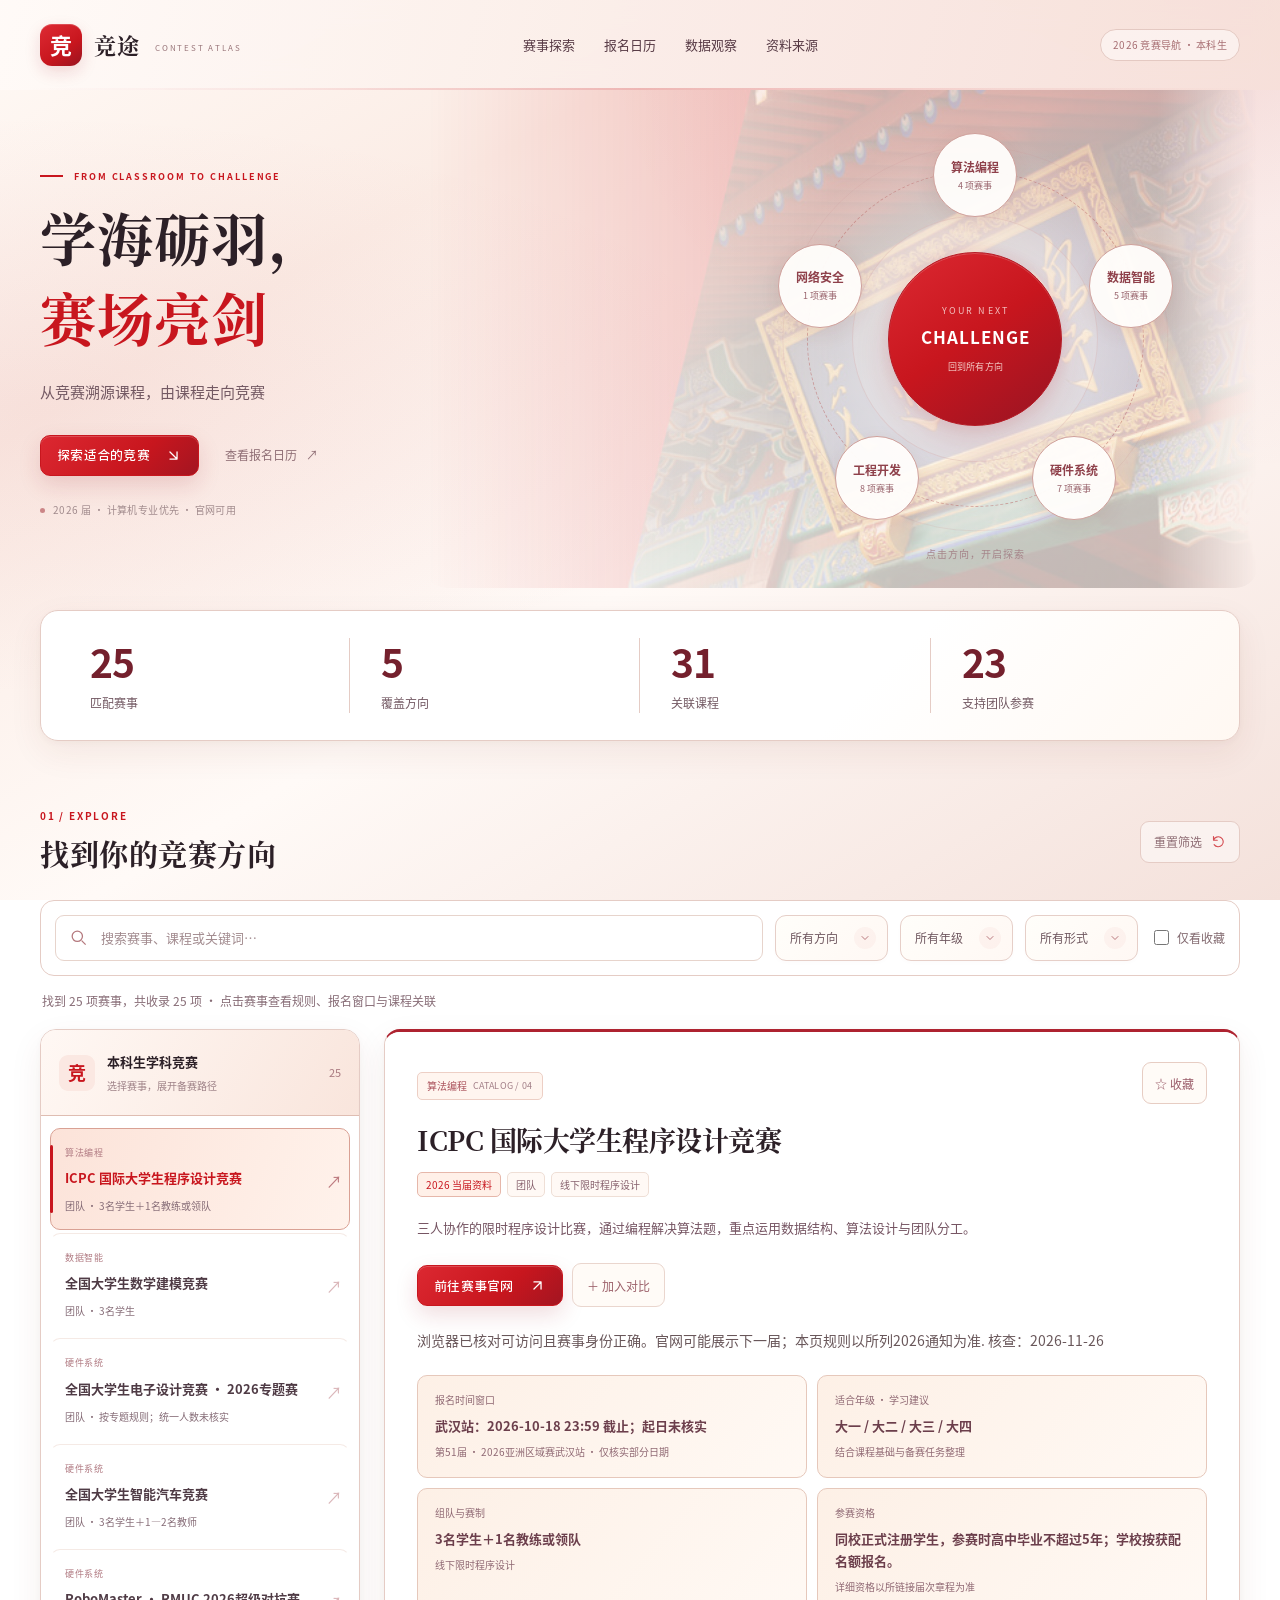
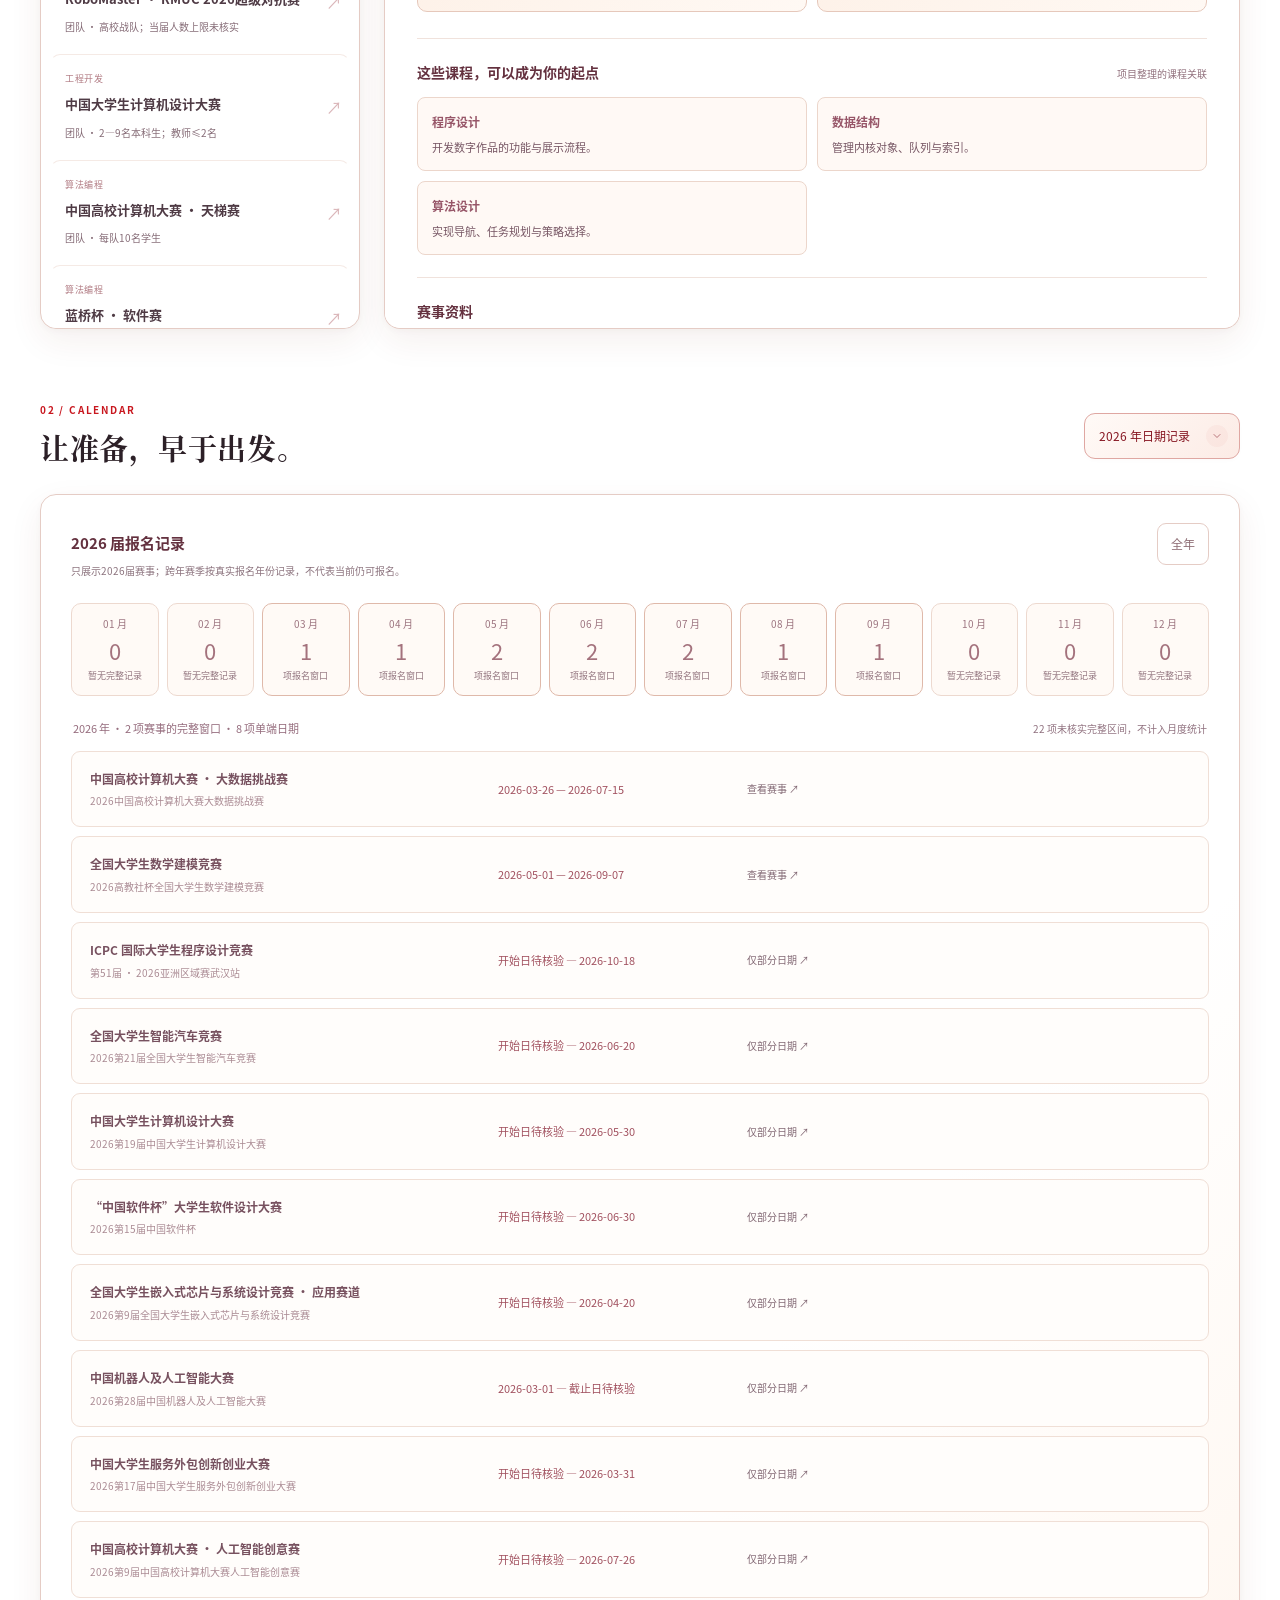
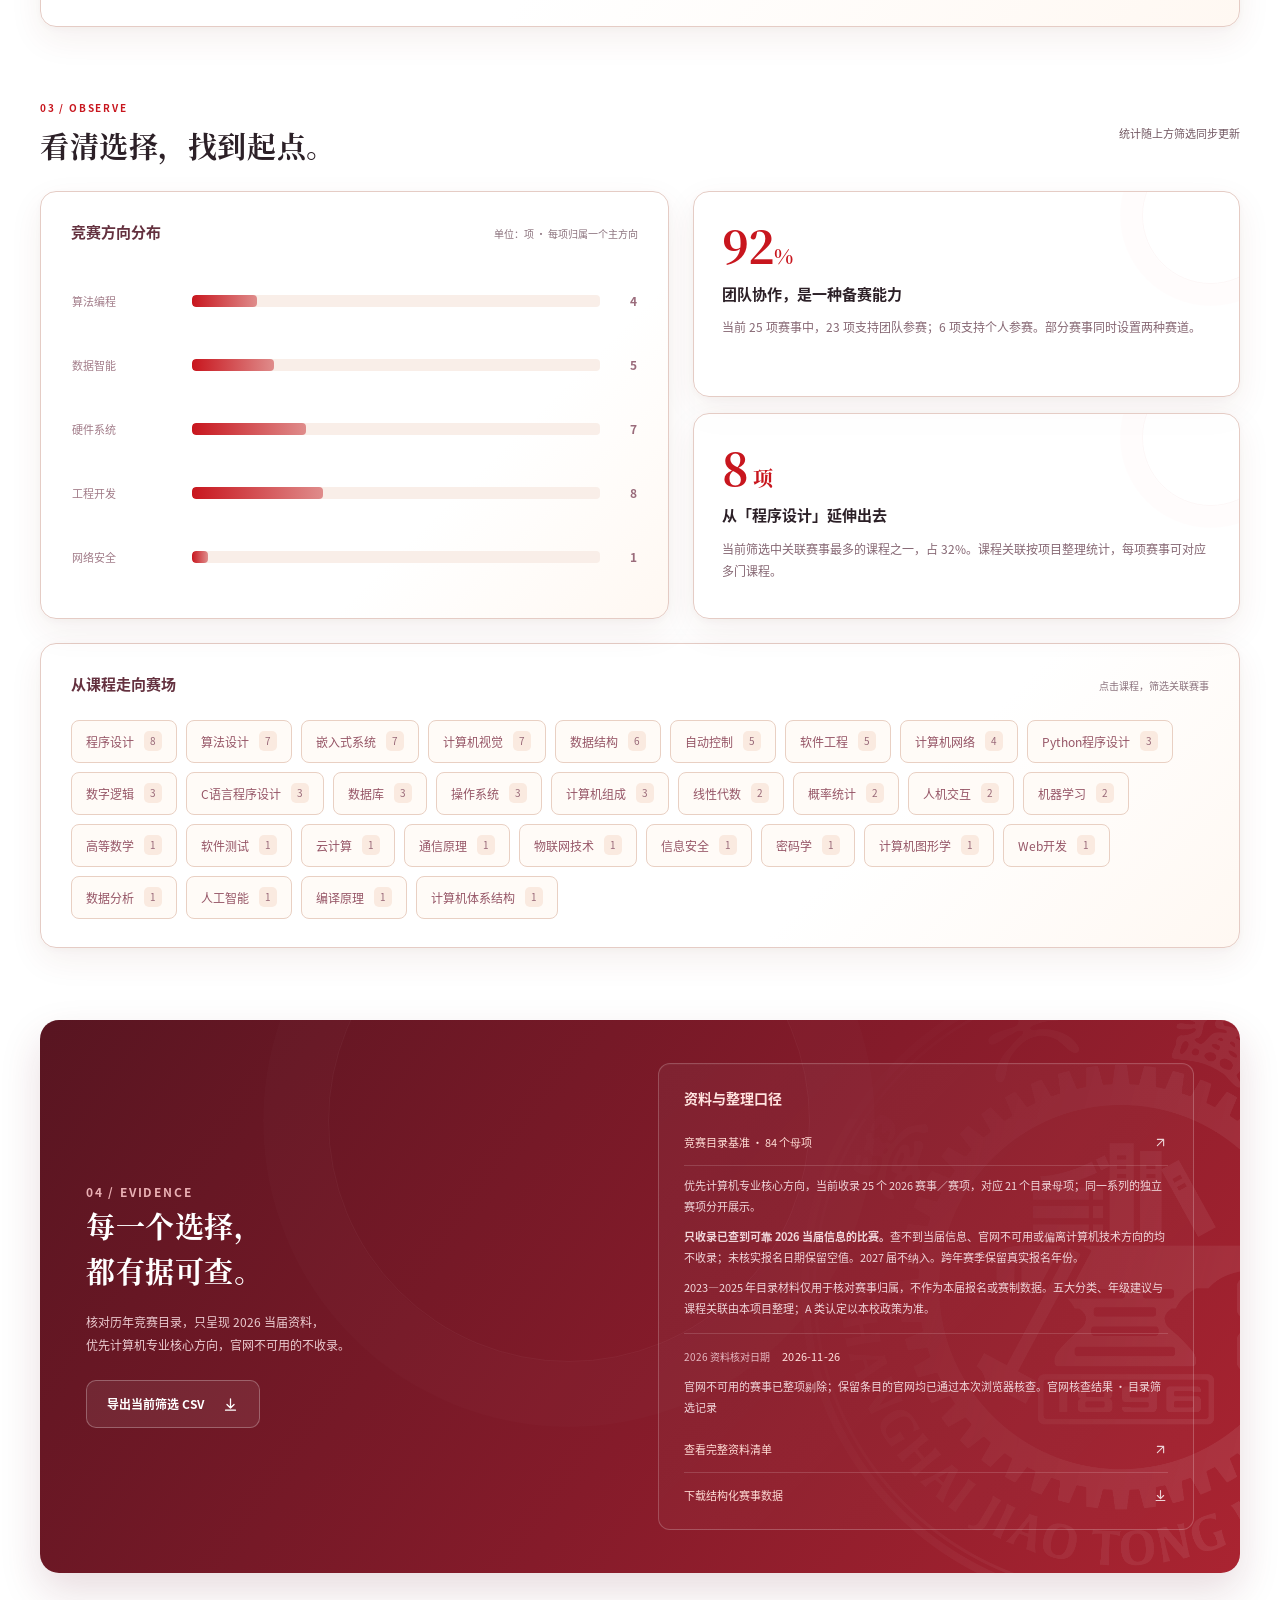
<file: index.html>
<!doctype html>
<html lang="zh-CN">
<head><meta charset="utf-8"><meta name="viewport" content="width=device-width,initial-scale=1"><meta name="theme-color" content="#C8161E"><meta name="description" content="竞途：面向计算机与信息类本科生的学科竞赛导航，探索赛事、报名窗口与课程关联。"><title>竞途 · 本科生竞赛导航</title><link rel="icon" href="assets/favicon.svg" type="image/svg+xml"><link rel="preload" href="assets/fonts/noto-serif-sc-bold.woff2?v=10" as="font" type="font/woff2" crossorigin><link rel="stylesheet" href="style.css?v=20261126detail"></head>
<body id="top">
<header><a class="brand" href="#top"><b class="brandmark">竞</b><strong>竞途 <span>CONTEST ATLAS</span></strong></a><nav aria-label="主导航"><a href="#explore">赛事探索</a><a href="#calendar">报名日历</a><a href="#analysis">数据观察</a><a href="#sources">资料来源</a></nav><span class="edition">2026 竞赛导航 · 本科生</span></header>
<main>
<section class="hero"><div class="hero-copy"><p class="eyebrow">FROM CLASSROOM TO CHALLENGE</p><h1>学海砺羽，<br><em>赛场亮剑</em></h1><p class="intro">从竞赛溯源课程，由课程走向竞赛</p><div class="hero-actions"><a class="primary" href="#explore">探索适合的竞赛 <img src="assets/icons/explore.svg" width="17" height="17" alt=""></a><a class="textbutton" href="#calendar">查看报名日历 <span aria-hidden="true">↗</span></a></div><div class="hero-caption"><span class="tiny-dot"></span> 2026 届 · 计算机专业优先 · 官网可用</div></div><div class="orbit" aria-label="竞赛方向快捷入口"><div class="orbit-ring r1"></div><div class="orbit-ring r2"></div><div class="orbit-ring r3"></div><button type="button" class="orbit-center" data-orbit-all aria-label="回到所有方向"><span>YOUR NEXT</span><b>CHALLENGE</b><small>回到所有方向</small></button><div id="orbitNodes"></div><span class="orbit-caption">点击方向，开启探索</span></div></section>
<section class="stats" aria-label="当前筛选的数据概况"><div><strong id="statTotal">—</strong><span>匹配赛事</span></div><div><strong id="statCategories">—</strong><span>覆盖方向</span></div><div><strong id="statCourses">—</strong><span>关联课程</span></div><div><strong id="statTeam">—</strong><span>支持团队参赛</span></div></section>
<section id="explore" class="explore"><div class="sectionhead"><div><p class="eyebrow">01 / EXPLORE</p><h2>找到你的竞赛方向</h2></div><button id="reset" class="textbutton">重置筛选 <img src="assets/icons/reset.svg" width="16" height="16" alt=""></button></div>
<div class="filterbar"><label class="search"><svg width="20" height="20" viewBox="0 0 24 24" fill="none" stroke="currentColor" stroke-width="1.6" aria-hidden="true"><circle cx="10.5" cy="10.5" r="6.5"/><path d="m16 16 5 5"/></svg><input id="search" type="search" placeholder="搜索赛事、课程或关键词…" aria-label="搜索赛事、课程或关键词"></label><select id="category" aria-label="竞赛方向"><option value="">所有方向</option></select><select id="grade" aria-label="适合年级"><option value="">所有年级</option><option value="1">大一</option><option value="2">大二</option><option value="3">大三</option><option value="4">大四</option></select><select id="format" aria-label="参赛形式"><option value="">所有形式</option><option value="个人">个人</option><option value="团队">团队</option></select><label class="check"><input type="checkbox" id="savedOnly"> 仅看收藏</label></div>
<div id="activeCourse" class="active-course" hidden><span>课程筛选</span><button id="clearCourse" class="course-chip" aria-label="清除课程筛选"></button></div>
<p id="resultStatus" class="status" role="status" aria-live="polite"></p>
<div class="workspace"><aside class="listpanel"><div class="listroot"><b>竞</b><div>本科生学科竞赛<small>选择赛事，展开备赛路径</small></div><span id="listCount"></span></div><div id="contestList" class="contest-list" aria-label="赛事列表"></div></aside><article id="detail" class="detail" tabindex="-1" aria-label="赛事详情"></article></div></section>
<section id="calendar"><div class="sectionhead"><div><p class="eyebrow">02 / CALENDAR</p><h2>让准备，早于出发。</h2></div><select id="calendarYear" aria-label="报名参考届次"></select></div><div class="calendarbox"><div class="charthead"><div><h3>2026 届报名记录</h3><p>只展示2026届赛事；跨年赛季按真实报名年份记录，不代表当前仍可报名。</p></div><button id="clearMonth" class="textbutton">全年</button></div><div id="monthGrid" class="month-grid" aria-label="按月查看报名窗口"></div><div id="calendarList" class="calendar-list" aria-live="polite"></div></div></section>
<section id="analysis"><div class="sectionhead"><div><p class="eyebrow">03 / OBSERVE</p><h2>看清选择，找到起点。</h2></div><span class="muted">统计随上方筛选同步更新</span></div><div class="analysisgrid"><div class="chartbox"><div class="charthead"><h3>竞赛方向分布</h3><span>单位：项 · 每项归属一个主方向</span></div><div id="categoryChart" class="bar-chart"></div></div><div id="insights" class="insights"></div></div><div class="coursebox"><div class="charthead"><h3>从课程走向赛场</h3><span>点击课程，筛选关联赛事</span></div><div id="courseCloud" class="course-cloud"></div></div></section>
<section id="sources" class="sources"><img class="source-watermark" src="assets/sjtu-emblem.png" width="2805" height="2806" alt="" aria-hidden="true"><div><p class="eyebrow">04 / EVIDENCE</p><h2>每一个选择，<br>都有据可查。</h2><p>核对历年竞赛目录，只呈现 2026 当届资料，<br>优先计算机专业核心方向，官网不可用的不收录。</p><button id="export" class="primary">导出当前筛选 CSV <img src="assets/icons/download.svg" width="17" height="17" alt=""></button></div><div class="source-card"><h3>资料与整理口径</h3><div id="sourceSummary"></div><a href="sources.md" target="_blank" rel="noopener" class="source-link">查看完整资料清单 <img src="assets/icons/external.svg" width="15" height="15" alt=""></a><a href="data.json" download class="source-link">下载结构化赛事数据 <img src="assets/icons/download.svg" width="15" height="15" alt=""></a></div></section>
</main>
<div id="compareTray" class="compare-tray" hidden><div><strong>赛事对比</strong><span id="compareCount"></span></div><div id="compareNames"></div><button id="clearCompare" class="textbutton">清空</button><button id="openCompare" class="primary">查看对比 <span aria-hidden="true">↗</span></button></div>
<dialog id="compareDialog" class="compare-dialog" aria-labelledby="compareTitle"><div class="dialog-head"><div><p class="eyebrow">COMPARE / YOUR CHOICES</p><h2 id="compareTitle">并排看，选得更清楚。</h2></div><button id="closeCompare" class="closebutton" aria-label="关闭赛事对比">关闭 ×</button></div><div id="compareTable" class="compare-table"></div></dialog>
<div id="toast" role="status" aria-live="polite"></div><script src="data.js?v=20261126detail"></script><script src="app.js?v=20261126detail"></script><script src="dropdowns.js?v=20"></script>
</body></html>
</file>
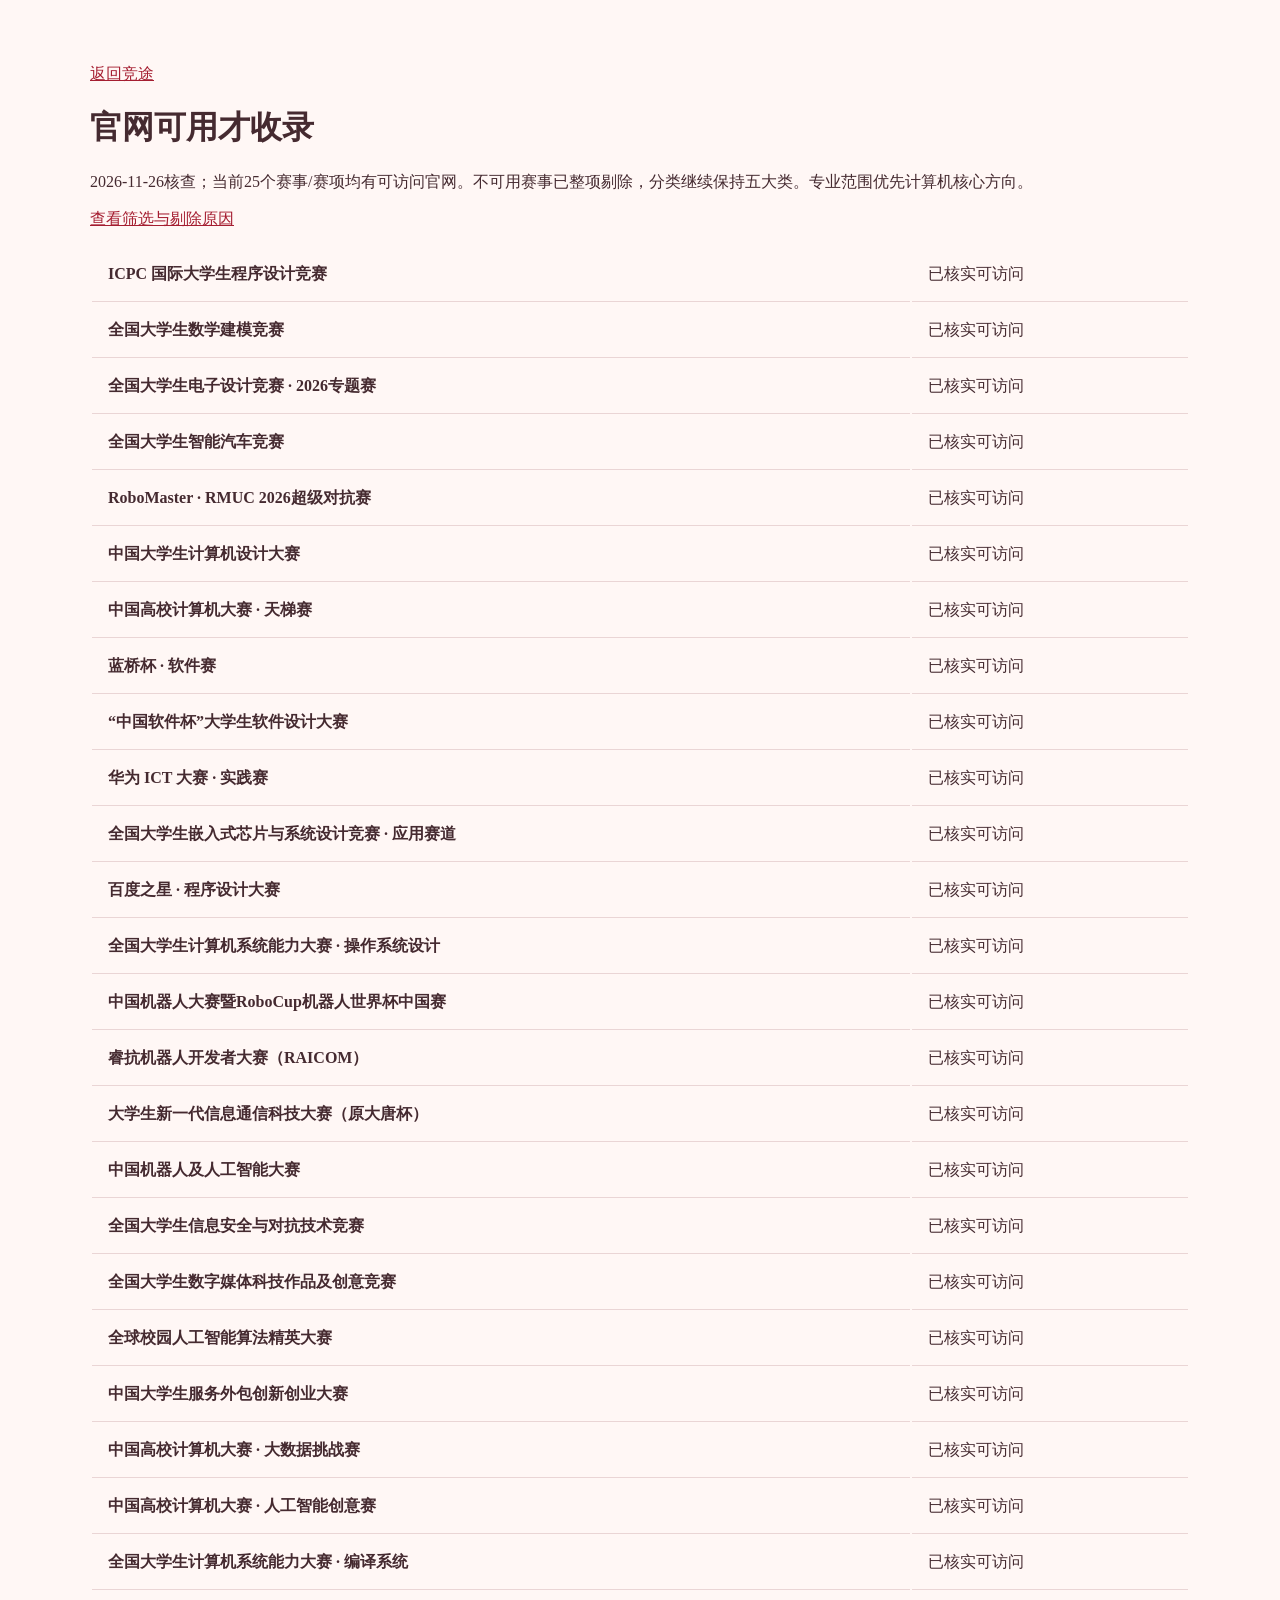
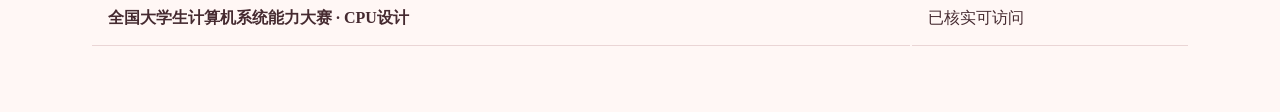
<file: official-link-audit.html>
<!doctype html><html lang="zh-CN"><meta charset="utf-8"><meta name="viewport" content="width=device-width,initial-scale=1"><title>竞途 · 官网收录核查</title><style>body{font-family:serif;background:#fff7f5;color:#452a30;max-width:1100px;margin:3rem auto;padding:1rem}table{width:100%}th,td{padding:1rem;border-bottom:1px solid #ead5d5;text-align:left}a{color:#a51e31}</style><a href="index.html">返回竞途</a><h1>官网可用才收录</h1><p>2026-11-26核查；当前25个赛事/赛项均有可访问官网。不可用赛事已整项剔除，分类继续保持五大类。专业范围优先计算机核心方向。</p><p><a href="catalog-audit.md">查看筛选与剔除原因</a></p><table><tr><th>ICPC 国际大学生程序设计竞赛</th><td>已核实可访问</td></tr><tr><th>全国大学生数学建模竞赛</th><td>已核实可访问</td></tr><tr><th>全国大学生电子设计竞赛 · 2026专题赛</th><td>已核实可访问</td></tr><tr><th>全国大学生智能汽车竞赛</th><td>已核实可访问</td></tr><tr><th>RoboMaster · RMUC 2026超级对抗赛</th><td>已核实可访问</td></tr><tr><th>中国大学生计算机设计大赛</th><td>已核实可访问</td></tr><tr><th>中国高校计算机大赛 · 天梯赛</th><td>已核实可访问</td></tr><tr><th>蓝桥杯 · 软件赛</th><td>已核实可访问</td></tr><tr><th>“中国软件杯”大学生软件设计大赛</th><td>已核实可访问</td></tr><tr><th>华为 ICT 大赛 · 实践赛</th><td>已核实可访问</td></tr><tr><th>全国大学生嵌入式芯片与系统设计竞赛 · 应用赛道</th><td>已核实可访问</td></tr><tr><th>百度之星 · 程序设计大赛</th><td>已核实可访问</td></tr><tr><th>全国大学生计算机系统能力大赛 · 操作系统设计</th><td>已核实可访问</td></tr><tr><th>中国机器人大赛暨RoboCup机器人世界杯中国赛</th><td>已核实可访问</td></tr><tr><th>睿抗机器人开发者大赛（RAICOM）</th><td>已核实可访问</td></tr><tr><th>大学生新一代信息通信科技大赛（原大唐杯）</th><td>已核实可访问</td></tr><tr><th>中国机器人及人工智能大赛</th><td>已核实可访问</td></tr><tr><th>全国大学生信息安全与对抗技术竞赛</th><td>已核实可访问</td></tr><tr><th>全国大学生数字媒体科技作品及创意竞赛</th><td>已核实可访问</td></tr><tr><th>全球校园人工智能算法精英大赛</th><td>已核实可访问</td></tr><tr><th>中国大学生服务外包创新创业大赛</th><td>已核实可访问</td></tr><tr><th>中国高校计算机大赛 · 大数据挑战赛</th><td>已核实可访问</td></tr><tr><th>中国高校计算机大赛 · 人工智能创意赛</th><td>已核实可访问</td></tr><tr><th>全国大学生计算机系统能力大赛 · 编译系统</th><td>已核实可访问</td></tr><tr><th>全国大学生计算机系统能力大赛 · CPU设计</th><td>已核实可访问</td></tr></table></html>
</file>
<file: style.css>
@font-face{font-family:"Jingtu Rounded CTA";src:url("assets/fonts/jingtu-rounded-cta.woff2?v=15") format("woff2");font-style:normal;font-weight:500;font-display:swap}
@font-face{font-family:"Jingtu Sans";src:url("assets/fonts/noto-sans-sc-regular.woff2?v=10") format("woff2");font-style:normal;font-weight:400;font-display:swap}
@font-face{font-family:"Jingtu Sans";src:url("assets/fonts/noto-sans-sc-bold.woff2?v=10") format("woff2");font-style:normal;font-weight:700;font-display:swap}
@font-face{font-family:"Jingtu Serif";src:url("assets/fonts/noto-serif-sc-bold.woff2?v=10") format("woff2");font-style:normal;font-weight:700;font-display:swap}
:root {
  --red:#c8161e; --red-deep:#861521; --ink:#2c2027; --muted:#735963;
  --paper:#fffaf7; --soft:#fff3ee; --line:#e5ccc5; --white:#fff;
  --shadow:0 12px 34px #6c302012,0 2px 6px #6c302008; --sans:"Jingtu Sans","PingFang SC","Microsoft YaHei",sans-serif; --serif:"Jingtu Serif","Noto Serif CJK SC","Songti SC",serif;
}
*{box-sizing:border-box}
html{scroll-padding-top:calc(var(--header-height,90px) + 24px)}
body{margin:0;color:var(--ink);font:15px/1.8 var(--sans);background:radial-gradient(ellipse at 96% 3%,#b21d2b1f,transparent 36%),radial-gradient(ellipse at 2% 45%,#bc293710,transparent 42%),linear-gradient(150deg,#fffaf6 0%,#fbece5 27%,#fffaf7 58%,#f4e1db 100%);background-attachment:fixed;-webkit-font-smoothing:antialiased}
body:has(#compareTray:not([hidden])){padding-bottom:108px}
[hidden]{display:none!important}
a{color:inherit;text-decoration:none}
button,input,select{font:inherit;color:inherit}
button,a,input,select{-webkit-tap-highlight-color:transparent;outline-offset:4px}
/* Preserve backgrounds during hover to avoid white flashes. */
button,a{transition:filter .16s ease}
@media(hover:hover){
  button:not(:disabled):hover,a[href]:hover{filter:brightness(.92)}
  .orbit-center:hover{transform:translate(-50%,-50%) scale(1.025)}
}
button{cursor:pointer;border:1px solid var(--line);border-radius:9px;padding:10px 15px;background:#fff}

button:disabled{cursor:not-allowed;opacity:.55}
a:focus-visible,button:focus-visible,input:focus-visible,select:focus-visible{outline:3px solid var(--red);outline-offset:4px}
input[type=checkbox]{accent-color:var(--red)}
img,svg{max-width:100%}
::selection{background:#f7c9c5;color:#6a1821}
header{position:sticky;top:0;z-index:20;display:flex;align-items:center;justify-content:space-between;gap:24px;max-width:1360px;min-height:90px;margin:auto;padding:0 40px;border-bottom:0;background:linear-gradient(105deg,#fffaf7f2,#f6dfd9f2);-webkit-backdrop-filter:blur(12px);backdrop-filter:blur(12px)}
header::after{content:"";position:absolute;left:0;right:0;bottom:0;height:2px;pointer-events:none;background:linear-gradient(90deg,transparent 2%,#c8161e12 22%,#c8161e42 50%,#c8161e12 78%,transparent 98%)}
.brand{display:flex;align-items:center;gap:12px;flex-shrink:0}
.brandmark{display:grid;place-items:center;width:42px;height:42px;border-radius:12px;background:var(--red);color:#fff;font-size:22px;box-shadow:0 6px 16px #c8161e16}
.brand strong{font-family:var(--serif);font-size:22px;letter-spacing:.03em;white-space:nowrap}
.brand span{font-family:var(--sans);display:inline-block;margin-left:9px;color:#9a777b;font-size:8px;font-weight:500;letter-spacing:1.8px;vertical-align:middle}
header nav{display:flex;gap:29px;font-size:13px;font-weight:500;white-space:nowrap}
header nav a{position:relative;padding:13px 0;color:#68545e}

.edition{padding:6px 12px;border:1px solid #e4c9c2;border-radius:30px;background:#ffffff80;color:#a66c70;font-size:10px;letter-spacing:.025em;white-space:nowrap}
main{max-width:1360px;margin:auto;padding:0 40px}
.hero{position:relative;isolation:isolate;display:grid;grid-template-columns:minmax(0,1.2fr) minmax(0,1fr);align-items:center;gap:36px;min-height:500px;padding:44px 0 42px}
.hero::before{content:"";position:absolute;inset:0 -18px 8px 32%;z-index:-1;pointer-events:none;background:url('assets/sjtu-campus.jpg') 62% center/cover no-repeat;opacity:.24;mask-image:linear-gradient(90deg,transparent,#000 50%,#000 88%,transparent);border-radius:0 0 22px 22px}
.hero-copy{min-width:0}
.eyebrow{margin:0 0 13px;color:var(--red);font-size:10px;font-weight:650;letter-spacing:1.8px;line-height:1.7}
.hero .eyebrow{display:flex;align-items:center;gap:11px;font-size:9px;letter-spacing:1.9px}
.hero .eyebrow::before{content:"";width:23px;height:2px;flex:0 0 23px;background:var(--red)}
h1{font-family:var(--serif);margin:0 0 20px;font-size:clamp(40px,4.4vw,58px);font-weight:700;line-height:1.42;letter-spacing:.02em}
h1 em{color:var(--red);font-style:normal}
h2{font-family:var(--serif);margin:0;font-size:29px;font-weight:700;line-height:1.5;letter-spacing:.02em}
h3{margin:0 0 10px;font-size:16px;font-weight:600;line-height:1.65}
.intro{margin:0;color:var(--muted);font-size:15px;line-height:1.95}
.hero-actions{display:flex;align-items:center;flex-wrap:wrap;gap:12px;margin-top:28px}
.primary{display:inline-flex;align-items:center;justify-content:center;gap:26px;min-height:47px;padding:12px 20px;border:1px solid var(--red);border-radius:10px;background:var(--red);color:#fff;font-size:13px;font-weight:550;box-shadow:0 7px 20px #c8161e17}

.primary img{flex:0 0 17px;width:17px;height:17px;filter:brightness(0) invert(1)}
:is(.hero-actions,.detail-actions) .primary{font-family:"Jingtu Rounded CTA",var(--sans);font-synthesis:none;font-size:13px;font-weight:500;line-height:1.5;letter-spacing:.02em;white-space:nowrap;min-height:41px;padding:9px 16px;gap:15px}
.textbutton{display:inline-flex;align-items:center;justify-content:center;gap:9px;min-height:42px;padding:9px 13px;border:1px solid var(--line);border-radius:9px;background:#ffffff80;color:#8f6e75;font-size:12px;white-space:nowrap}

.hero-actions .textbutton{border-color:transparent;background:transparent}
.textbutton img{width:15px;height:15px;flex-shrink:0;opacity:.75}
.hero-caption{display:flex;align-items:center;gap:8px;margin-top:25px;color:#a08a8c;font-size:10px;letter-spacing:.4px}
.tiny-dot{width:5px;height:5px;flex:0 0 5px;background:#cb8586;border-radius:50%}

/* A static racetrack keeps every category node stable and easy to select. */
.orbit{position:relative;width:min(100%,410px);aspect-ratio:1;margin:0 auto 10px;background:radial-gradient(circle,#ffffffa6,transparent 70%)}
.orbit-ring{position:absolute;top:50%;left:50%;border:1px solid #c88c8a70;border-radius:50%;transform:translate(-50%,-50%);pointer-events:none}
.orbit .r1{width:60%;height:60%;border-color:#ca94943b;background:#fff8f229}
.orbit .r2{width:82%;height:82%;border-style:dashed;border-color:#ca949471}
.orbit .r3{width:94%;height:94%;border-color:#ca94942b}
.orbit-center{appearance:none;padding:0;position:absolute;left:50%;top:50%;transform:translate(-50%,-50%);display:flex;align-items:center;justify-content:center;flex-direction:column;width:174px;height:174px;border:1px solid #b51b25;border-radius:50%;background:linear-gradient(145deg,#dc2932,#c8161e 48%,#971423);color:#fff;box-shadow:inset 0 1px 0 #ffffff30,0 0 12px 3px #c8161e10,0 16px 34px #97161e2a;text-align:center;transition:filter .16s ease,transform .16s ease}

.orbit-center span{color:#f3c1bf;font-size:9px;letter-spacing:2.1px}
.orbit-center b{margin:7px 0 10px;font-size:17px;font-weight:550;letter-spacing:1px;line-height:1.3}
.orbit-center small{color:#f5d0cb;font-size:9px;letter-spacing:.3px}
.orbit-node{position:absolute;display:flex;align-items:center;justify-content:center;flex-direction:column;gap:3px;width:84px;height:84px;padding:10px 8px;border:1px solid #ddb5ae;border-radius:50%;background:#fffdfbf5;color:#8f414b;font-size:12px;font-weight:550;line-height:1.5;text-align:center;transform:translate(-50%,-50%);box-shadow:0 5px 18px #8c36280b;touch-action:manipulation}
.orbit-node small{display:block;color:#b38388;font-size:9px;font-weight:400;white-space:nowrap}
.orbit-node.n1{left:50%;top:10%}.orbit-node.n2{left:88%;top:37%}.orbit-node.n3{left:74%;top:84%}.orbit-node.n4{left:26%;top:84%}.orbit-node.n5{left:12%;top:37%}

.orbit-node.active,.orbit-node[aria-pressed="true"],.orbit-node[aria-current="true"]{border-color:var(--red);background:var(--red);color:#fff;box-shadow:0 0 0 5px #c8161e09,0 6px 18px #c8161e19}
.orbit-node.active small,.orbit-node[aria-pressed="true"] small,.orbit-node[aria-current="true"] small{color:#ffd9d1}
.orbit-caption{position:absolute;left:0;bottom:-19px;width:100%;color:#a58489;font-size:10px;letter-spacing:1px;text-align:center}

.stats{display:grid;grid-template-columns:repeat(4,minmax(0,1fr));margin:14px 0 66px;padding:27px 18px;border:1px solid var(--line);border-radius:18px;background:#ffffffd4;box-shadow:var(--shadow)}
.stats>div{min-width:0;padding:0 31px;border-right:1px solid var(--line)}.stats>div:last-child{border:0}
.stats strong{display:block;font-size:39px;line-height:1.2;font-weight:550;letter-spacing:-1px;font-variant-numeric:tabular-nums}
.stats span{display:block;margin-top:7px;color:var(--muted);font-size:12px}
.sectionhead{display:flex;align-items:center;justify-content:space-between;gap:20px;margin-bottom:24px}
.sectionhead>div{min-width:0}.sectionhead .eyebrow{margin-bottom:8px}
.muted{color:var(--muted);font-size:11px;line-height:1.7}
.filterbar{display:flex;align-items:center;flex-wrap:wrap;gap:12px;padding:14px;border:1px solid var(--line);border-radius:14px;background:#ffffffb8}
.search{display:flex;align-items:center;gap:11px;flex:1 1 250px;min-width:0;height:46px;padding:0 13px;border:1px solid #e7d4cc;border-radius:9px;background:#fff;transition:border-color .18s,box-shadow .18s}
.search svg{width:19px;height:19px;flex:0 0 19px;color:#b4787d}
.search:focus-within{border-color:var(--red);box-shadow:0 0 0 3px #c8161e0a}
.search input{width:100%;min-width:0;border:0;background:transparent;font-size:13px;outline:none}
.search input:focus-visible{outline:none}.search input::placeholder{color:#a28b8f}
select{min-height:46px;max-width:100%;min-width:0;padding:10px 28px 10px 13px;border:1px solid #e7d4cc;border-radius:9px;background:#fff;color:#705860;font-size:12px;cursor:pointer}
.styled-select-native{display:none}
.custom-select{position:relative;min-width:0;flex:0 0 auto}
.custom-select.is-open{z-index:15}
.select-trigger{display:flex;align-items:center;justify-content:space-between;gap:16px;width:100%;min-height:46px;padding:10px 11px 10px 14px;border:1px solid #e6cfc8;border-radius:11px;background:linear-gradient(135deg,#fffefa,#fff8f4);color:#705860;font-size:12px;line-height:1.6;box-shadow:0 2px 4px #71322b04}
.select-value{min-width:0;overflow:hidden;text-overflow:ellipsis;white-space:nowrap;text-align:left}
.select-chevron{display:grid;place-items:center;flex:0 0 22px;width:22px;height:22px;border-radius:50%;background:#c8161e09;color:#ad6269;transition:transform .2s,background .18s,color .18s}
.select-chevron svg{width:12px;height:12px}
.custom-select.is-open .select-trigger{border-color:#cc9291;background:linear-gradient(135deg,#fffdfa,#fff0eb);color:var(--red-deep);box-shadow:0 0 0 3px #c8161e08}
.custom-select.has-value .select-trigger{border-color:#dfa7a2;background:linear-gradient(135deg,#fffaf7,#fcebe5);color:var(--red-deep)}
.custom-select.is-open .select-chevron{transform:rotate(180deg);background:#c8161e12;color:var(--red)}
.select-trigger:focus-visible{outline:2px solid #c8161e;outline-offset:3px}
.select-menu{position:absolute;top:calc(100% + 8px);left:0;min-width:max(100%,168px);width:max-content;max-width:min(300px,calc(100vw - 40px));max-height:min(320px,50vh);overflow-y:auto;overscroll-behavior:contain;margin:0;padding:6px;border:1px solid #e7c7bf;border-radius:15px;background:linear-gradient(150deg,#fffefd,#fff8f3);box-shadow:0 18px 42px #6b252522,0 3px 9px #6b25250a;scrollbar-width:thin;scrollbar-color:#d7aaa4 transparent}
.custom-select.flip-up .select-menu{top:auto;bottom:calc(100% + 8px)}
.select-option{display:flex;align-items:center;justify-content:space-between;gap:20px;width:100%;min-height:43px;margin:0;padding:10px 12px;border:1px solid transparent;border-radius:9px;background:transparent;color:#6c525c;font-size:12px;line-height:1.6;text-align:left;white-space:nowrap}
.select-option+.select-option{margin-top:3px}
.select-option:focus-visible{outline:none;border-color:#eec9c2;background:#fbede7;color:var(--red-deep)}
.select-option[aria-selected="true"]{border-color:#f0c7c0;background:linear-gradient(110deg,#f9e2dc,#fff1eb);color:#a11725;font-weight:700}
.option-check{display:grid;place-items:center;flex:0 0 18px;width:18px;height:18px;border-radius:50%;background:#c8161e12;color:var(--red);font-size:11px;opacity:0}
.select-option[aria-selected="true"] .option-check{opacity:1}
.sectionhead>.custom-select{flex:0 1 auto;max-width:200px}
.check{display:flex;align-items:center;gap:5px;min-height:44px;color:#82696f;font-size:12px;white-space:nowrap;cursor:pointer}
.check input{width:15px;height:15px;cursor:pointer}
.status{margin:14px 2px 18px;color:#967c84;font-size:12px;font-variant-numeric:tabular-nums}
.workspace{display:grid;grid-template-columns:320px minmax(0,1fr);align-items:stretch;gap:24px;height:900px}
.workspace>*{min-height:0;min-width:0}
.listpanel,.detail{border:1px solid var(--line);border-radius:16px;background:#fff;box-shadow:var(--shadow)}
.listpanel{display:flex;flex-direction:column;overflow:hidden}
.listroot{display:flex;align-items:center;gap:12px;flex:0 0 auto;padding:20px 18px;border-bottom:1px solid var(--line);background:linear-gradient(120deg,#fff,#fff6f1);font-size:13px;font-weight:600}
.listroot>b{display:grid;place-items:center;flex:0 0 36px;width:36px;height:36px;border-radius:9px;background:#fbe8e2;color:var(--red);font-size:18px}
.listroot>div{min-width:0}.listroot small{display:block;margin-top:3px;color:#9d8086;font-size:10px;font-weight:400}
#listCount{margin-left:auto;flex-shrink:0;color:#aa7c82;font-size:11px;font-weight:400}
.contest-list{flex:1 1 0;min-height:0;padding:9px;overflow-y:auto;overflow-x:hidden;scrollbar-width:thin;scrollbar-color:#e6bfb6 transparent;overscroll-behavior:contain}
.contest-item{position:relative;display:block;width:100%;margin:3px 0;padding:16px 30px 15px 14px;border:1px solid transparent;border-radius:10px;background:#fff;text-align:left;overflow-wrap:anywhere}
.contest-item+.contest-item{border-top-color:#f5eae5}

.contest-item.active{border-color:#edd0c6;background:linear-gradient(110deg,#fff0e9,#fff8f4);color:var(--red)}
.contest-item.active::before{content:"";position:absolute;left:-1px;top:16px;bottom:16px;width:3px;border-radius:4px;background:var(--red)}
.category-label{display:block;margin-bottom:6px;color:#b17b83;font-size:9px;font-weight:500;letter-spacing:.55px}
.item-title{display:block;color:#4f3b45;font-size:13px;font-weight:550;line-height:1.7}
.contest-item.active .item-title{color:var(--red)}
.item-meta{display:block;margin-top:8px;color:#a08b91;font-size:10px;font-weight:400;line-height:1.7}
.item-arrow{position:absolute;right:10px;top:50%;width:13px;height:13px;transform:translateY(-50%);opacity:.5;color:#b66e74;font-size:16px;line-height:1}
.item-arrow img{width:13px;height:13px}.contest-item.active .item-arrow{opacity:.9}
.detail{padding:30px 32px;overflow-y:auto;overflow-x:hidden;overflow-wrap:anywhere;scrollbar-width:thin;scrollbar-color:#e6bfb6 transparent;overscroll-behavior:contain}
.detail:focus{outline:none}.detail:focus-visible{outline:2px solid var(--red);outline-offset:4px}
.detail-heading{display:flex;align-items:flex-start;justify-content:space-between;gap:18px}
.detail-heading>div{min-width:0}.detail-heading h2,.detail h2{margin:10px 0 7px;font-size:27px;line-height:1.5;letter-spacing:-.5px}
.detail-category{display:inline-flex;align-items:center;gap:6px;padding:4px 9px;border:1px solid #edcfc5;border-radius:5px;background:#fff5ef;color:#ab525c;font-size:10px;font-weight:500}
.detail-actions{display:flex;align-items:center;justify-content:flex-start;flex-wrap:wrap;gap:9px;max-width:none;margin:18px 0 22px}
.detail-actions button{display:inline-flex;align-items:center;justify-content:center;gap:6px;min-width:42px;min-height:42px;padding:9px 11px;border-color:#ead6ce;background:#fffaf7;color:#9c606a;font-size:12px}
.detail-actions button.active,.detail-actions button[aria-pressed="true"]{background:#fff0e8;border-color:#d69b94;color:var(--red)}
.pill,.badge{display:inline-flex;align-items:center;gap:5px;padding:4px 8px;margin:4px 5px 0 0;border:1px solid #efdfd6;border-radius:5px;background:#fff9f5;color:#967880;font-size:10px;line-height:1.5;overflow-wrap:anywhere}
.detail-summary{margin:18px 0 23px;color:#7f6872;font-size:13px;line-height:1.95}
.info-grid{display:grid;grid-template-columns:repeat(2,minmax(0,1fr));gap:10px;margin:22px 0 26px}
.info-card{min-width:0;padding:15px 17px;border:1px solid #f1dfd5;border-radius:10px;background:linear-gradient(130deg,#fff5ef,#fffaf7)}
.info-card>span,.info-card>small,.info-card>label{display:block;margin-bottom:6px;color:#a47e84;font-size:10px}
.info-card>strong,.info-card>b{display:block;color:#82505e;font-size:13px;font-weight:550;line-height:1.7}
.info-card p{margin:0;color:#82505e;font-size:12px;line-height:1.75}
.detail-section{padding-top:22px;margin-top:22px;border-top:1px solid #f0e2dc}
.detail-section h3{margin:0 0 12px;color:#64444f;font-size:14px}
.detail-section p,.detail-section li{color:#8a727b;font-size:12px;line-height:1.9}
.detail-section p{margin:8px 0}.detail-section ul{padding-left:18px}.detail-section>a:not(.course-item){display:inline-flex;align-items:center;gap:7px;min-height:40px;color:var(--red);font-size:12px}
.detail-section>a img{width:14px;height:14px;flex-shrink:0}
.course-tags{display:flex;flex-wrap:wrap;gap:8px}
.course-item{display:inline-flex;flex-direction:column;justify-content:center;gap:3px;min-width:0;max-width:100%;min-height:43px;padding:9px 12px;border:1px solid #ecd6cb;border-radius:8px;background:#fff9f5;color:#a25964;font-size:11px;line-height:1.6;overflow-wrap:anywhere}
.course-item small{color:#ad9396;font-size:9px}
.evidence-list{display:grid;gap:8px;margin:0;padding:0!important;list-style:none}
.evidence-list li{padding:10px 12px;border-left:2px solid #e6bcb0;border-radius:0 7px 7px 0;background:#fffbf9}
.evidence-list a{color:#a95662;font-size:11px;text-decoration:underline;text-decoration-color:#e3beb7;text-underline-offset:3px;overflow-wrap:anywhere}
.evidence-list small,.evidence-list span{display:block;margin-top:3px;color:#a38c91;font-size:10px}
.empty{display:flex;flex-direction:column;align-items:center;justify-content:center;min-height:230px;max-width:100%;padding:45px 22px;color:#ab949b;font-size:13px;line-height:1.9;text-align:center;overflow-wrap:anywhere}
.empty h3{color:#8c6b76;font-size:17px}.empty p{margin:6px 0}.contest-list .empty{min-height:190px;padding:32px 15px;font-size:12px}

#calendar{padding-top:72px}
.calendarbox,.chartbox,.coursebox{padding:28px 30px;border:1px solid var(--line);border-radius:16px;background:#ffffffd9;box-shadow:var(--shadow);min-width:0}
.charthead{display:flex;align-items:baseline;justify-content:space-between;gap:16px;margin-bottom:23px}
.charthead>div{min-width:0}.charthead h3{margin:0;font-size:15px}.charthead span,.charthead p{color:#a08890;font-size:10px;line-height:1.8}.charthead p{margin:6px 0 0}
.month-grid{display:grid;grid-template-columns:repeat(12,minmax(0,1fr));gap:8px}
.month-cell{display:flex;align-items:center;justify-content:center;flex-direction:column;gap:6px;min-height:76px;min-width:0;padding:12px 5px;border:1px solid #edd9cf;border-radius:10px;background:#fffaf6;color:#a4727d}
.month-cell strong{font-size:17px;font-weight:500;line-height:1.25}.month-cell small{font-size:9px;color:#b29a9d;line-height:1.4}

.month-cell.active,.month-cell[aria-pressed="true"]{background:var(--red);border-color:var(--red);color:#fff;box-shadow:0 5px 15px #c8161e16}
.month-cell.active small,.month-cell[aria-pressed="true"] small{color:#f7d2cb}
.calendar-list{display:grid;gap:9px;margin-top:23px}
.calendar-entry{display:grid;grid-template-columns:minmax(0,1.1fr) minmax(135px,.65fr) minmax(0,1.25fr);align-items:center;gap:18px;padding:16px 18px;border:1px solid #f0dfd6;border-radius:9px;background:#fffdfb;text-align:left;overflow-wrap:anywhere}
.calendar-name{color:#77515f;font-size:12px;font-weight:550;line-height:1.8}.calendar-name small{display:block;color:#aa8a93;font-size:10px;font-weight:400;margin-top:3px}
.calendar-date{color:#af626d;font-size:11px;font-variant-numeric:tabular-nums;line-height:1.75}.calendar-note{color:#b29ba2;font-size:10px;line-height:1.8}
.calendar-list .empty{min-height:130px;padding:25px 16px}
#analysis{padding:72px 0}
.analysisgrid{display:grid;grid-template-columns:1.15fr 1fr;align-items:stretch;gap:24px}
.bar-chart{display:flex;flex-direction:column;justify-content:center;gap:22px;min-height:245px;padding:12px 0}
.bar-row{display:flex;align-items:center;gap:12px;font-size:12px;font-variant-numeric:tabular-nums}
.bar-label{flex:0 0 108px;min-width:0;color:#a17b88;font-size:11px;line-height:1.7;overflow-wrap:anywhere}
.bar-track{flex:1 1 0;min-width:0;height:12px;border-radius:4px;overflow:hidden;background:#f9eee8}
.bar-fill{display:block;height:100%;max-width:100%;border-radius:4px;background:linear-gradient(90deg,#c8161e,#df8c8b);transition:width .25s ease}
.bar-value{flex:0 0 25px;text-align:right;color:#9a6b7b;font-size:12px;font-weight:550}
.insights{display:flex;flex-direction:column;gap:16px;min-width:0}
.insights article{position:relative;flex:1;padding:25px 28px;border:1px solid var(--line);border-radius:16px;background:#ffffffbc;box-shadow:var(--shadow);overflow:hidden}
.insights article::after{content:"";position:absolute;right:-40px;top:-45px;width:135px;height:135px;border:1px solid #c8161e09;border-radius:50%;box-shadow:0 0 0 22px #c8161e03;pointer-events:none}
.insight-number{display:block;margin-bottom:8px;color:var(--red);font-family:var(--serif);font-size:45px;line-height:1.25;letter-spacing:-1px;font-variant-numeric:tabular-nums}
.insight-number small{font-size:20px;letter-spacing:0}.insights h3{font-size:15px;font-weight:550}.insights p{margin:9px 0 0;color:#a1848f;font-size:12px;line-height:1.85}
.coursebox{margin-top:24px}.course-cloud{display:flex;flex-wrap:wrap;gap:9px}
.course-chip{display:inline-flex;align-items:center;gap:10px;min-height:43px;max-width:100%;padding:9px 14px;border-color:#e9d0c3;border-radius:8px;background:#fffbf7;color:#ac6a77;font-size:12px;line-height:1.6;text-align:left;overflow-wrap:anywhere}
.course-chip small{flex-shrink:0;padding:2px 6px;border-radius:5px;color:#b88b94;background:#faeae0;font-size:10px;font-variant-numeric:tabular-nums}
.course-chip.active,.course-chip[aria-pressed="true"]{border-color:#cf8d8d;background:#fff0e7;color:var(--red)}
.sources{--watermark-size:clamp(480px,60vw,720px);min-height:clamp(392px,calc(42vw + 32px),542px);position:relative;isolation:isolate;display:grid;grid-template-columns:1fr 1.05fr;align-items:center;gap:62px;padding:43px 46px;margin-bottom:48px;border-radius:19px;background:linear-gradient(125deg,#581521,#851b2a 55%,#aa2431);color:white;box-shadow:0 15px 35px #8f111816;overflow:hidden}
.sources>div{position:relative;z-index:1}
.source-watermark{position:absolute;z-index:0;left:auto;right:0;top:-18%;width:var(--watermark-size);max-width:none;height:auto;filter:brightness(0) invert(1);transform:translateX(33.333333%);opacity:.09;-webkit-mask-image:linear-gradient(105deg,transparent 3%,#0003 28%,#0009 52%,#000 78%);mask-image:linear-gradient(105deg,transparent 3%,#0003 28%,#0009 52%,#000 78%);pointer-events:none;user-select:none}
.sources::before{content:"";position:absolute;left:24%;top:-140px;z-index:-1;width:480px;height:480px;border:1px solid #ffffff0b;border-radius:50%;box-shadow:0 0 0 65px #ffffff03;pointer-events:none}
.sources .eyebrow{color:#eab0b4}.sources h2{font-size:29px;line-height:1.55}.sources p{margin:17px 0 0;color:#e0b5bd;font-size:12px;line-height:1.9}
.sources .primary{margin-top:24px;border-color:#ffffff45;background:#ffffff12;color:white;box-shadow:none;font-size:12px;gap:18px}
.source-card{padding:23px 25px;border:1px solid #ffffff2b;border-radius:12px;background:#ffffff06;min-width:0}
.source-card h3{font-size:14px;color:#ffe3df}.source-card p,.source-card li{margin:9px 0;color:#e9c6cc;font-size:11px;line-height:1.9;overflow-wrap:anywhere}.source-card ul{padding-left:17px}
.source-card .source-link{display:flex;align-items:center;justify-content:space-between;gap:14px;padding:13px 0;border-bottom:1px solid #ffffff26;color:#ffddd6;font-size:11px;line-height:1.75}.source-card .source-link:last-child{padding-bottom:0;border-bottom:0}.source-link img{width:15px;height:15px;flex-shrink:0;filter:brightness(0) invert(1);opacity:.8}

.compare-tray{position:fixed;left:50%;bottom:22px;z-index:30;display:flex;align-items:center;gap:18px;width:min(1100px,calc(100% - 40px));padding:14px 18px;border:1px solid #e4c4bc;border-radius:14px;background:#fffdf9f5;box-shadow:0 12px 50px #63252c20;backdrop-filter:blur(12px);transform:translateX(-50%)}
.compare-tray>div:first-child{display:flex;align-items:baseline;gap:8px;flex-shrink:0}.compare-tray strong{color:#82505d;font-size:13px}.compare-tray #compareCount{color:#b1848e;font-size:11px}
#compareNames{display:flex;flex:1;flex-wrap:wrap;align-items:center;gap:6px;min-width:0;color:#a26f80;font-size:11px;overflow-wrap:anywhere}
#compareNames>*{max-width:100%;padding:4px 7px;border:1px solid #edd8ca;border-radius:5px;background:#fff7ef;font-size:10px;line-height:1.6}
.compare-tray>.textbutton,.compare-tray>.primary{flex-shrink:0;min-height:42px;padding:9px 13px;font-size:12px}.compare-tray>.primary{gap:15px}
dialog.compare-dialog{width:min(1120px,94vw);max-width:none;max-height:90vh;max-height:90dvh;margin:auto;padding:0;border:1px solid #e4cac2;border-radius:18px;background:#fffaf7;box-shadow:0 30px 100px #3b102b38;color:var(--ink);overflow:hidden}
dialog.compare-dialog[open]{display:flex;flex-direction:column}
dialog.compare-dialog::backdrop{background:#291b29a6;backdrop-filter:blur(5px)}
.dialog-head{display:flex;align-items:flex-start;justify-content:space-between;gap:24px;flex:0 0 auto;padding:25px 28px 22px;border-bottom:1px solid var(--line);background:linear-gradient(120deg,#fffdfb,#fff1e8)}
.dialog-head>div{min-width:0}.dialog-head h2{font-size:25px}.dialog-head .eyebrow{font-size:9px;margin-bottom:7px}.closebutton{flex-shrink:0;min-height:42px;padding:9px 14px;color:#a46271;border-color:#e5c6bc;background:#ffffffb8;font-size:12px}
.compare-table{flex:1 1 auto;min-width:0;min-height:0;padding:0 25px 25px;overflow:auto;overscroll-behavior:contain;scrollbar-width:thin;scrollbar-color:#d9b5aa transparent}
.compare-table table{width:100%;min-width:680px;border-collapse:separate;border-spacing:0;table-layout:fixed;font-size:12px;line-height:1.85}
.compare-table th,.compare-table td{padding:18px 15px;border-bottom:1px solid #eedbd0;border-right:1px solid #f1e3da;text-align:left;vertical-align:top;overflow-wrap:anywhere}
.compare-table th:last-child,.compare-table td:last-child{border-right:0}
.compare-table thead th{position:sticky;top:0;z-index:2;background:#fff3ea;color:#9a586c;font-size:13px;font-weight:600}
.compare-table th:first-child,.compare-table td:first-child{position:sticky;left:0;width:125px;min-width:125px;background:#fff8f1;color:#ab7f8d;font-size:11px}
.compare-table thead th:first-child{z-index:3;background:#fff0e5}
.compare-table tbody td{color:#9c7b89;background:#fffdfa}.compare-table a{color:var(--red);text-decoration:underline;text-underline-offset:3px}.compare-table ul{margin:0;padding-left:17px}.compare-table p{margin:0 0 7px}
#toast{position:fixed;bottom:30px;left:50%;z-index:100;display:none;max-width:calc(100% - 32px);padding:12px 20px;border:1px solid #ffffff38;border-radius:10px;background:#562638;color:#fff;font-size:12px;line-height:1.75;text-align:center;box-shadow:0 10px 30px #52223221;transform:translateX(-50%);overflow-wrap:anywhere}
#toast.visible{display:block}
body:has(#compareTray:not([hidden])) #toast{bottom:122px}
.sr-only{position:absolute;width:1px;height:1px;overflow:hidden;clip:rect(0,0,0,0)}

/* Dynamic detail, calendar and comparison structures. */
.orbit-node>strong{max-width:100%;font-size:inherit;font-weight:550;overflow-wrap:anywhere}
.orbit-node small{color:#98636c}
.savebutton{flex:0 0 auto;min-height:42px;padding:9px 12px;border-color:#e7cdc3;background:#fffbf7;color:#9a5c69;font-size:12px;white-space:nowrap}
.savebutton.is-saved{border-color:#d69c91;color:var(--red);background:#fff0e7}
.detail-category{flex-wrap:wrap}.detail-category>span{color:#a17d86;font-size:9px;letter-spacing:.3px}
.badges{display:flex;flex-wrap:wrap;gap:6px}.badges .badge{margin:4px 0 0}.badge.red{color:var(--red);border-color:#e6b7aa;background:#fff0e8}
.detail-actions .secondary{min-height:44px;padding:10px 14px;background:#fffbf7}.detail-actions .secondary[aria-pressed="true"]{background:#fff0e8;color:var(--red)}
.detail-section-head{display:flex;align-items:baseline;justify-content:space-between;flex-wrap:wrap;gap:5px 12px;margin-bottom:12px}.detail-section-head h3{margin:0}.detail-section-head>span{color:#92717d;font-size:10px}
.course-tags{display:grid;grid-template-columns:repeat(2,minmax(0,1fr));gap:10px}.course-item{display:block;padding:13px 14px}.course-item>strong{display:block;color:#975668;font-size:12px;font-weight:550;line-height:1.75}.course-item>p{margin:5px 0 0;color:#8b6e7b;font-size:11px;line-height:1.85}
.detail-section .detail-note{padding:12px 14px;border-left:2px solid #e7bcb0;border-radius:0 7px 7px 0;background:#fff8f2;color:#8d6d79;font-size:11px;line-height:1.9;margin-bottom:13px}
.evidence-list>a{display:flex;align-items:flex-start;justify-content:space-between;gap:12px;min-height:44px;padding:11px 13px;border:1px solid #efdfd3;border-radius:8px;background:#fffdf9;color:#9c5969;text-decoration:none;line-height:1.75}
.evidence-list>a>span{min-width:0;margin:0;color:#955568;font-size:11px}.evidence-list>a>span small{margin-top:4px;color:#8b6d7a;font-size:10px;line-height:1.85}.evidence-list>a>img{flex:0 0 14px;width:14px;height:14px;margin-top:3px;opacity:.7}
.month-cell>span{font-size:10px;color:#9b727e;line-height:1.5}.month-cell strong{font-size:22px}.month-cell small{color:#92747e}.month-cell.has-records{border-color:#dfb9aa}.month-cell.active>span,.month-cell[aria-pressed="true"]>span{color:#ffded5}
.calendar-caption{display:flex;align-items:baseline;justify-content:space-between;flex-wrap:wrap;gap:6px 18px;margin:0 0 3px;padding:0 2px;color:#966d7e;font-size:11px;line-height:1.8}.calendar-caption>span{min-width:0;color:#90717f;font-size:10px}
.bar-row{width:100%;min-height:42px;padding:8px 0;border-color:transparent;border-radius:7px;background:transparent;text-align:left}
.course-chip>span{flex-shrink:0;padding:2px 6px;border-radius:5px;background:#faeae0;color:#986777;font-size:10px;font-variant-numeric:tabular-nums}
.source-date{display:flex;align-items:baseline;flex-wrap:wrap;gap:6px 12px;margin:15px 0 5px;padding-top:13px;border-top:1px solid #ffffff24;color:#e6bac3;font-size:10px}.source-date strong{color:#ffe0dd;font-size:11px;font-weight:500;letter-spacing:.2px}
.empty-state{display:flex;flex-direction:column;align-items:center;justify-content:center;min-height:260px;max-width:100%;padding:45px 22px;color:#8b717d;font-size:13px;line-height:1.9;text-align:center;overflow-wrap:anywhere}.empty-state h3{color:#8c6b76;font-size:17px}.empty-state p{margin:7px 0 16px}.empty-state .textbutton{min-height:42px}.empty-icon{display:grid;place-items:center;width:54px;height:54px;margin-bottom:16px;border:1px solid #efd7ca;border-radius:50%;background:#fff4eb;color:#c19aa3;font-size:27px}.contest-list .empty-state{min-height:220px;padding:35px 16px;font-size:12px}.empty-state.compact{min-height:130px;padding:24px 15px}.empty-state.compact p{margin:0}.insights article.empty-state{min-height:230px}
.item-meta{color:#856b76}.status{color:#876c76}.badge{color:#87616d}.info-card>span,.info-card>small,.info-card>label{color:#8f6873}.info-card>small{margin-top:6px;margin-bottom:0;font-size:10px;line-height:1.85}.charthead span,.charthead p{color:#8b727d}.calendar-note{color:#806672}.calendar-date{color:#a25260}.insights p{color:#866773}.course-chip{color:#965566}.empty{color:#8b717d}
#compareNames>button{min-height:40px;max-width:250px;white-space:nowrap;overflow:hidden;text-overflow:ellipsis;text-align:left}

/* Deeper SJTU red and clearer surface hierarchy. */
header nav a{color:#573a45}
.brandmark{background:linear-gradient(145deg,#de2b34,var(--red) 60%,#981420);box-shadow:0 6px 16px #a2162426,inset 0 1px 0 #ffffff30}
.primary{background:linear-gradient(135deg,#dc2831,var(--red) 60%,#a31521);box-shadow:0 9px 22px #9a1a2726,inset 0 1px 0 #ffffff30}
.stats,.calendarbox,.chartbox,.coursebox{background:linear-gradient(135deg,#fff 68%,#fff8f2)}
.stats strong{color:#74202d}
.orbit .r2{border-color:#bc6e6c8a}
.orbit-node{box-shadow:0 6px 20px #8c362818;border-color:#cfa09b}
.listroot{background:linear-gradient(120deg,#fff8f4,#f9e5dc);border-bottom-color:#dfbdb2}
.contest-item.active{border-color:#d9a194;background:linear-gradient(110deg,#fce3d9,#fff2eb)}
.detail{border-top:3px solid #ae2330}
.info-card{border-color:#e6c8bb;background:linear-gradient(130deg,#fdf0e6,#fff9f4)}
.info-card>strong,.info-card>b,.info-card p{color:#6c3f4c}
.detail-summary,.detail-section p,.detail-section li{color:#765563}
.charthead h3,.detail-section h3{color:#64313f}
.source-card{border-color:#ffffff36;background:linear-gradient(135deg,#ffffff0b,#ffffff03);box-shadow:inset 0 1px 0 #ffffff08}
.sources{box-shadow:0 18px 40px #68132626}
.sources p{color:#ebcbd0}
.source-card p,.source-card li{color:#f0d6da}
.sources .primary{background:#ffffff12;box-shadow:none}

@media(max-width:1150px){
  header{gap:18px}header nav{gap:22px}.edition{display:none}
  main,header{padding-left:28px;padding-right:28px}
  .hero{gap:24px;min-height:460px}.hero .eyebrow{font-size:8px;letter-spacing:1.3px}h1{font-size:46px}.orbit{max-width:360px}.orbit-node{width:78px;height:78px;font-size:11px}.orbit-center{width:157px;height:157px}.orbit-center b{font-size:15px}
  .stats>div{padding:0 24px}.workspace{grid-template-columns:285px minmax(0,1fr);gap:20px}.detail{padding:26px}.detail-heading{display:block}.detail-actions{justify-content:flex-start;max-width:none;margin-top:13px}.detail h2{font-size:25px}
  .filterbar{display:grid;grid-template-columns:minmax(0,1.3fr) minmax(0,1fr) minmax(0,1fr) auto}.search{grid-column:1/-1}.filterbar select,.filterbar>.custom-select{width:100%}.check{font-size:11px}
  .month-grid{grid-template-columns:repeat(6,minmax(0,1fr));gap:9px}.month-cell{min-height:67px}
  .calendar-entry{grid-template-columns:minmax(0,1fr) minmax(135px,.75fr);gap:7px 18px}.calendar-note{grid-column:1/-1}
  .sources{gap:35px;padding:36px}.chartbox,.coursebox,.calendarbox{padding:25px}.bar-label{flex-basis:97px}.insights article{padding:24px}.insight-number{font-size:41px}
}
@media(max-width:850px){
  .course-tags{grid-template-columns:minmax(0,1fr)}
  header nav{gap:18px;font-size:12px}.brand span{display:block;margin:0;font-size:7px;letter-spacing:1.6px}
  .hero{grid-template-columns:minmax(0,1fr) minmax(0,.95fr);gap:10px;min-height:425px}h1{font-size:39px;letter-spacing:.01em}.intro{font-size:13px}.hero-actions{gap:7px;margin-top:23px}:is(.hero-actions,.detail-actions) .primary{gap:12px;padding:9px 14px;font-size:12px}.hero-actions .textbutton{font-size:10px;padding:8px 3px}.hero-caption{font-size:8px}
  .orbit-node{width:70px;height:70px;font-size:10px;padding:8px 5px}.orbit-center{width:135px;height:135px}.orbit-center b{font-size:12px;letter-spacing:.5px}.orbit-center span{font-size:8px;letter-spacing:1px}.orbit-center small{font-size:8px}.orbit-node small{font-size:8px}
  .workspace{grid-template-columns:245px minmax(0,1fr);gap:17px;height:920px}.listroot{gap:9px;padding:18px 13px;font-size:12px}.listroot small{font-size:9px}.listroot>b{width:32px;height:32px;flex-basis:32px}.contest-item{padding:14px 24px 14px 10px}.item-title{font-size:12px}.detail{padding:23px}.detail h2{font-size:23px}.info-grid{gap:8px}.info-card{padding:12px}.info-card>strong{font-size:12px}
  .stats{margin-bottom:52px;padding:24px 10px}.stats>div{padding:0 18px}.stats strong{font-size:34px}.stats span{font-size:11px}.sectionhead h2{font-size:25px}
  .analysisgrid{grid-template-columns:1fr}.bar-chart{min-height:220px;gap:22px}.insights{display:grid;grid-template-columns:repeat(2,minmax(0,1fr))}.insights article{padding:24px}.sources{grid-template-columns:1fr 1.1fr;gap:25px;padding:31px}.sources h2{font-size:25px}.source-card{padding:20px}
  .compare-tray{gap:10px;padding:12px 15px}.compare-tray>div:first-child{display:block}.compare-tray #compareCount{display:block}
}
@media(max-width:700px){
  /* Hide tracks on mobile without disabling scrolling. */
  html,body,.contest-list,.detail,body #compareNames,.compare-table,.compare-dialog,.select-menu{scrollbar-width:none}
  *::-webkit-scrollbar{display:none;width:0;height:0}
  html{scroll-padding-top:calc(var(--header-height,124px) + 16px)}
  .sources{--watermark-size:clamp(440px,115vw,600px);min-height:0}
  .source-watermark{top:-45px;bottom:auto;left:auto;right:0;transform:translateX(33.333333%);opacity:.075}
  body{background-attachment:scroll}body:has(#compareTray:not([hidden])){padding-bottom:180px}
  header{flex-wrap:wrap;gap:14px;min-height:78px;padding:18px 22px}.brand{gap:10px}.brandmark{width:38px;height:38px;border-radius:10px;font-size:21px}.brand strong{font-size:21px}.brand span{font-family:var(--sans);display:inline-block;margin-left:8px;font-size:7px;letter-spacing:1.3px}header nav{justify-content:space-between;width:100%;gap:12px;font-size:12px}header nav a{padding:7px 0}
  main{padding:0 22px}.hero{display:block;min-height:0;padding:35px 0 27px}.hero::before{inset:0 -22px 42% 9%;opacity:.09;mask-image:linear-gradient(90deg,transparent,#000)}.hero .eyebrow{font-size:8px;letter-spacing:1.4px}h1{font-size:43px;letter-spacing:.01em}.intro{font-size:14px}.hero-actions{gap:11px;margin-top:25px}:is(.hero-actions,.detail-actions) .primary{min-height:41px;padding:9px 14px;gap:14px;font-size:12px}.hero-actions .textbutton{padding:8px 3px;font-size:11px}.hero-caption{font-size:9px;margin-top:21px}
  .orbit{width:min(100%,350px);max-width:none;margin:28px auto 21px}.orbit-center{width:158px;height:158px}.orbit-center b{font-size:15px;letter-spacing:.7px}.orbit-center span{font-size:8px;letter-spacing:1.8px}.orbit-center small{font-size:8px}.orbit-node{width:76px;height:76px;padding:9px 6px;font-size:11px}.orbit-node.n1{top:11%}.orbit-node small{font-size:8px}.orbit-caption{font-size:9px;bottom:-13px}
  .stats{grid-template-columns:repeat(2,minmax(0,1fr));gap:23px 0;margin:10px 0 43px;padding:24px 8px;border-radius:14px}.stats>div{padding-left:23px}.stats>div:nth-child(2){border:0}.stats strong{font-size:35px}.stats span{font-size:11px}
  .sectionhead{gap:13px;margin-bottom:21px}.sectionhead h2{font-size:24px}.sectionhead .eyebrow{font-size:9px}.sectionhead>.textbutton{font-size:10px;gap:5px;padding:8px 10px}.sectionhead>.muted{max-width:115px;font-size:10px}.sectionhead>select{font-size:12px;padding-left:10px;padding-right:20px;max-width:135px}
  .filterbar{grid-template-columns:repeat(2,minmax(0,1fr));gap:9px;padding:12px}.search{grid-column:1/-1;height:47px}.search input{font-size:16px}.search input::placeholder{font-size:12px}.filterbar select{font-size:13px;padding-left:10px;padding-right:24px}.check{justify-content:center;font-size:12px;min-height:46px}.status{margin:13px 2px 17px;font-size:11px;line-height:1.8}
  .select-trigger{gap:8px;padding-left:11px;font-size:13px}.select-option{min-height:46px;font-size:13px}.sectionhead>.custom-select{max-width:170px}.sectionhead>.custom-select .select-trigger{font-size:12px}
  .workspace{grid-template-columns:minmax(0,1fr);gap:18px;height:auto}.listpanel{height:470px}.listroot{padding:17px 18px;gap:12px;font-size:13px}.listroot small{font-size:10px}.listroot>b{width:35px;height:35px;flex-basis:35px}.contest-list{padding:8px}.contest-item{padding:14px 31px 14px 14px}.item-title{font-size:13px}.category-label{font-size:9px}.item-meta{font-size:10px}.detail{min-height:450px;max-height:none;padding:25px 22px;overflow-y:visible;overscroll-behavior:auto}.detail h2{font-size:25px}.detail-summary{font-size:13px}.detail-actions{gap:8px}.detail-actions button{min-height:44px}.info-card{padding:14px}.info-card>strong{font-size:13px}.detail-section h3{font-size:14px}.detail-section p,.detail-section li{font-size:12px}.course-item{min-height:44px;font-size:11px}
  #calendar{padding-top:49px}.calendarbox,.chartbox,.coursebox{padding:23px 20px;border-radius:14px}.charthead{gap:12px;margin-bottom:20px}.charthead h3{font-size:14px}.charthead span{max-width:130px;font-size:9px}.charthead p{font-size:10px}.charthead>.textbutton{font-size:11px;min-height:40px;padding:8px 11px}.month-grid{grid-template-columns:repeat(4,minmax(0,1fr));gap:7px}.month-cell{min-height:66px;padding:10px 4px;border-radius:8px}.month-cell strong{font-size:16px}.month-cell small{font-size:9px}.calendar-list{margin-top:19px}.calendar-entry{grid-template-columns:1fr;gap:6px;padding:14px}.calendar-name{font-size:12px}.calendar-note{grid-column:auto}.calendar-date{font-size:11px}.calendar-note{font-size:10px}
  #analysis{padding:50px 0}.analysisgrid{gap:18px}.bar-label{flex-basis:99px;font-size:11px}.bar-row{gap:9px}.bar-track{height:11px}.bar-chart{min-height:230px;gap:22px;padding:10px 0}.insights{gap:13px}.insights article{padding:21px}.insights h3{font-size:13px}.insights p{font-size:11px}.insight-number{font-size:36px}.insight-number small{font-size:17px}.coursebox{margin-top:18px}.course-cloud{gap:7px}.course-chip{min-height:44px;padding:9px 11px;font-size:11px;gap:8px}
  .sources{grid-template-columns:1fr;gap:26px;padding:30px 26px;border-radius:15px;margin-bottom:30px}.sources h2{font-size:27px}.sources p{font-size:12px}.source-card{padding:22px}.sources .primary{min-height:46px}
  .compare-tray{display:grid;grid-template-columns:minmax(0,1fr) auto;gap:9px;width:calc(100% - 24px);bottom:max(12px,env(safe-area-inset-bottom));padding:12px 14px;border-radius:12px}.compare-tray>div:first-child{display:flex;align-items:baseline;grid-column:1;grid-row:1}.compare-tray #compareCount{display:inline}#compareNames{grid-column:1/-1;grid-row:2;gap:5px;font-size:10px;flex-wrap:nowrap;overflow-x:auto;padding-bottom:2px;scrollbar-width:thin;scrollbar-color:#dfb3a7 transparent}#compareNames>button{flex:0 0 auto;min-height:40px;max-width:220px;padding:7px 9px;font-size:10px}.compare-tray>#clearCompare{grid-column:2;grid-row:1;min-height:40px;padding:7px 8px;font-size:10px}.compare-tray>#openCompare{grid-column:1/-1;grid-row:3;min-height:40px;justify-content:space-between;font-size:12px}.compare-tray strong{font-size:12px}
  dialog.compare-dialog{width:calc(100vw - 20px);max-height:92vh;max-height:92dvh;border-radius:14px}.dialog-head{gap:13px;padding:20px 18px}.dialog-head h2{font-size:21px}.dialog-head .eyebrow{font-size:8px;letter-spacing:.8px}.closebutton{min-height:40px;padding:8px 10px;font-size:11px}.compare-table{padding:0 15px 18px}.compare-table table{min-width:650px;font-size:11px}.compare-table th,.compare-table td{padding:15px 12px}.compare-table th:first-child,.compare-table td:first-child{width:110px;min-width:110px;font-size:10px}
  #toast{bottom:max(22px,env(safe-area-inset-bottom));padding:11px 16px;font-size:11px}body:has(#compareTray:not([hidden])) #toast{bottom:180px}
}
@media(max-width:400px){
  .hero::before{right:-20px}
  header{padding-left:20px;padding-right:20px}main{padding-left:20px;padding-right:20px}.brand span{font-size:6px;letter-spacing:1px}header nav{font-size:11px;gap:10px}h1{font-size:38px}.hero .eyebrow{font-size:7px;letter-spacing:1.1px}.hero-actions{gap:8px}:is(.hero-actions,.detail-actions) .primary{gap:12px;padding:9px 12px;font-size:11px}.hero-actions .textbutton{font-size:10px}.hero-caption{font-size:8px}
  .orbit-node{width:clamp(66px,20vw,76px);height:clamp(66px,20vw,76px);font-size:10px}.orbit-center{width:145px;height:145px}.orbit-center b{font-size:13px}.orbit-center small{font-size:7px}.stats>div{padding-left:19px}.sectionhead h2{font-size:22px}.sectionhead>.textbutton{padding:7px 8px}.sectionhead>.muted{max-width:97px;font-size:9px}.detail{padding:23px 18px}.detail h2{font-size:23px}.info-grid{grid-template-columns:1fr 1fr;gap:8px}.info-card{padding:12px}.info-card>strong{font-size:12px}.calendarbox,.chartbox,.coursebox{padding:22px 17px}.insights{grid-template-columns:1fr}.insights article{padding:24px}.insight-number{font-size:42px}.sources{padding:28px 23px}.source-card{padding:20px}.bar-label{flex-basis:91px;font-size:10px}
}
@media(prefers-reduced-motion:reduce){
  *,*::before,*::after{transition:none!important;animation:none!important;scroll-behavior:auto!important}
  .orbit-center:hover{transform:translate(-50%,-50%)}

}

.active-course{display:flex;align-items:center;gap:12px;margin:14px 2px 0;color:#82696f;font-size:12px}.active-course .course-chip{border-color:#c8161e;color:#a7151c;background:#fff0eb}

/* Official entry audit: unavailable links are plain text, never clickable. */
.official-unavailable{display:inline-flex;align-items:center;border:1px solid #e4c4c4;border-radius:14px;padding:12px 18px;color:#8b2930;background:#fff4f4;font-weight:700}.official-note{font-size:.875rem;line-height:1.7;color:#69575a;margin:10px 0 18px;overflow-wrap:anywhere}.official-note span{white-space:nowrap}.official-note a{color:var(--red,#C8161E);text-decoration:underline}.evidence-unavailable{padding:12px 0;color:#786a6d;border-bottom:1px solid #eee}.evidence-unavailable small{display:block;margin-top:5px;line-height:1.6}
</file>
